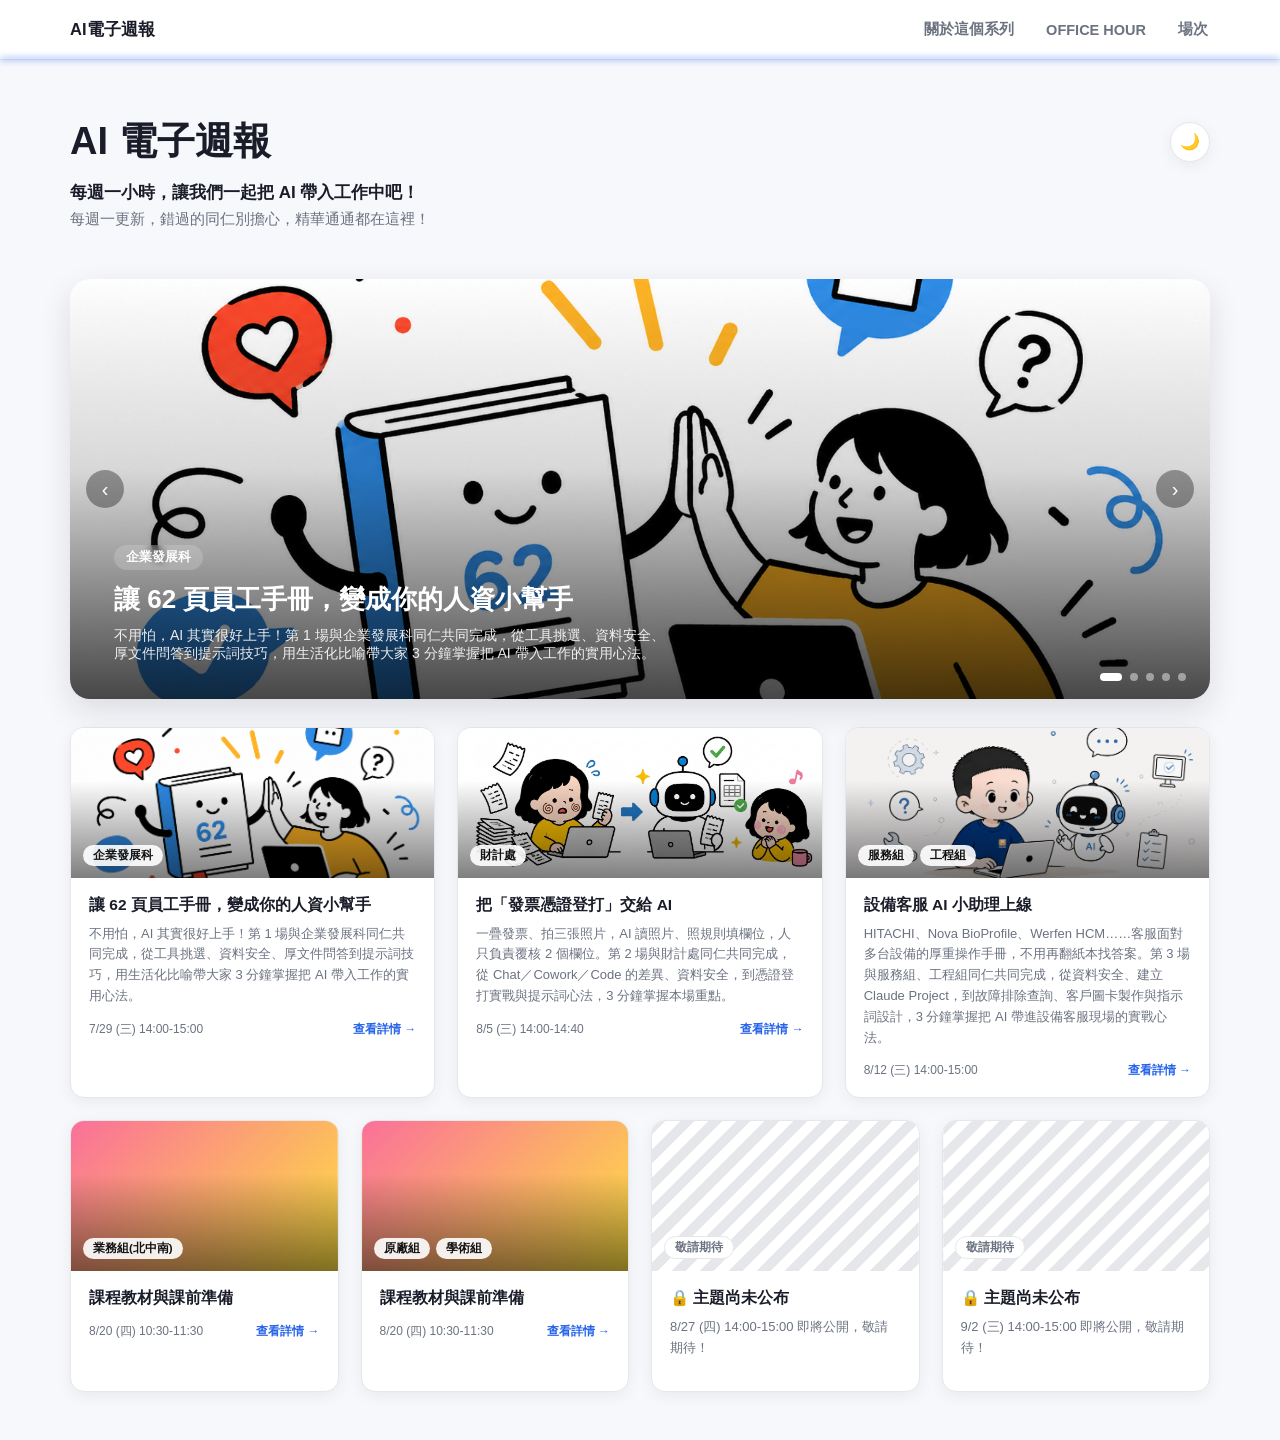
<file: index.html>
<!DOCTYPE html>
<html lang="zh-Hant">
<head>
<meta charset="UTF-8">
<meta name="viewport" content="width=device-width, initial-scale=1.0">
<meta name="robots" content="noindex, nofollow">
<title>AI 電子週報</title>
<link rel="stylesheet" href="css/style.css">
</head>
<body>

<header class="site-header">
  <div class="site-header-inner">
    <a href="index.html" class="site-logo">AI電子週報</a>
    <nav class="site-nav">
      <button type="button" class="nav-link" data-modal="about">關於這個系列</button>
      <button type="button" class="nav-link" data-modal="officehour">OFFICE HOUR</button>
      <button type="button" class="nav-link" data-modal="sessions">場次</button>
    </nav>
  </div>
</header>

<div class="modal-overlay" id="modalOverlay">
  <div class="modal" id="modalBox" role="dialog" aria-modal="true">
    <button type="button" class="modal-close" id="modalClose" aria-label="關閉">✕</button>
    <div class="modal-body" id="modalBody"></div>
  </div>
</div>

<main>
  <section class="hero">
    <div class="hero-text">
      <div class="hero-header">
        <h1>AI 電子週報</h1>
        <button class="theme-toggle" id="themeToggle" aria-label="切換深色模式">🌙</button>
      </div>
      <p class="hero-lead">每週一小時，讓我們一起把 AI 帶入工作中吧！</p>
      <p class="hero-sub">每週一更新，錯過的同仁別擔心，精華通通都在這裡！</p>
    </div>
  </section>

  <section class="featured-section">
    <div class="featured-hero" id="featuredHero">
      <!-- 最大區塊：輪播（僅已發佈主題），由 JS 注入 -->
      <div class="hero-track" id="heroTrack"></div>
      <button class="hero-nav prev" id="heroPrev" aria-label="上一則" hidden>‹</button>
      <button class="hero-nav next" id="heroNext" aria-label="下一則" hidden>›</button>
      <div class="hero-dots" id="heroDots"></div>
    </div>

    <div class="topics-grid featured-grid-top" id="featuredGridTop">
      <!-- 前 3 筆主題（依日期排序），由 JS 注入 -->
    </div>
    <div class="topics-grid featured-grid-bottom" id="featuredGridBottom">
      <!-- 第 4 筆之後的主題，4 欄網格，由 JS 注入 -->
    </div>
  </section>
</main>

<script src="js/topics.js"></script>
<script src="js/header.js"></script>
<script src="js/script.js"></script>
<script data-goatcounter="https://beam-ai-newsletter.goatcounter.com/count" async src="//gc.zgo.at/count.js"></script>
</body>
</html>
</file>
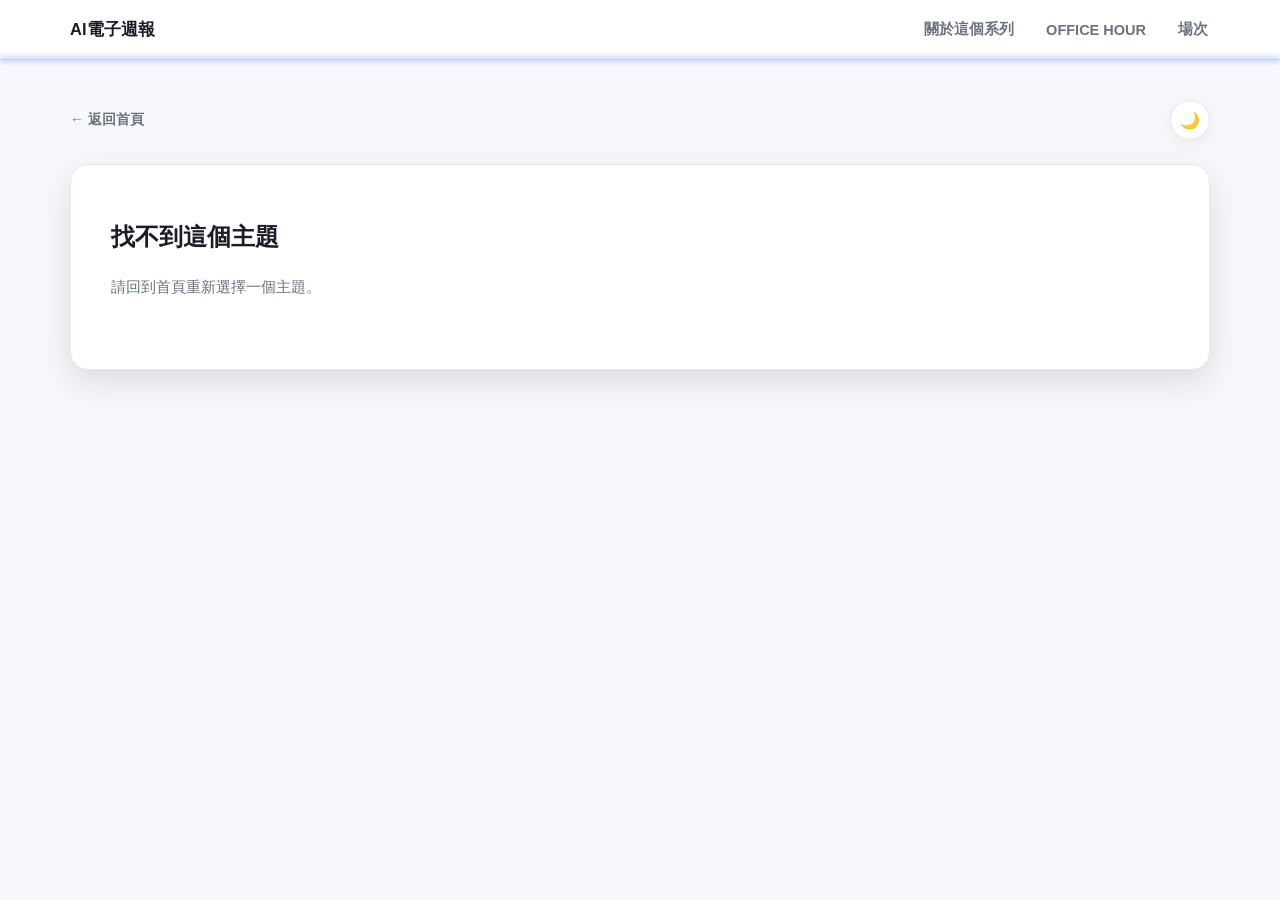
<file: topic.html>
<!DOCTYPE html>
<html lang="zh-Hant">
<head>
<meta charset="UTF-8">
<meta name="viewport" content="width=device-width, initial-scale=1.0">
<meta name="robots" content="noindex, nofollow">
<title>主題詳情</title>
<link rel="stylesheet" href="css/style.css">
</head>
<body>

<header class="site-header">
  <div class="site-header-inner">
    <a href="index.html" class="site-logo">AI電子週報</a>
    <nav class="site-nav">
      <button type="button" class="nav-link" data-modal="about">關於這個系列</button>
      <button type="button" class="nav-link" data-modal="officehour">OFFICE HOUR</button>
      <button type="button" class="nav-link" data-modal="sessions">場次</button>
    </nav>
  </div>
</header>

<div class="modal-overlay" id="modalOverlay">
  <div class="modal" id="modalBox" role="dialog" aria-modal="true">
    <button type="button" class="modal-close" id="modalClose" aria-label="關閉">✕</button>
    <div class="modal-body" id="modalBody"></div>
  </div>
</div>

<main class="topic-page">
  <div class="topic-page-header">
    <a href="index.html" class="back-link">← 返回首頁</a>
    <button class="theme-toggle" id="themeToggle" aria-label="切換深色模式">🌙</button>
  </div>

  <article class="detail-card" id="topicDetail">
    <!-- 由 JS 注入 -->
  </article>
</main>

<script src="js/topics.js"></script>
<script src="js/header.js"></script>
<script src="js/topic-detail.js"></script>
<script data-goatcounter="https://beam-ai-newsletter.goatcounter.com/count" async src="//gc.zgo.at/count.js"></script>
</body>
</html>
</file>
<file: css/style.css>
:root {
  --bg: #f7f8fb;
  --surface: #ffffff;
  --text: #1a1d29;
  --text-muted: #6b7280;
  --border: #e5e7eb;
  --primary: #2563eb;
  --primary-dark: #1d4ed8;
  --shadow: 0 4px 16px rgba(17, 24, 39, 0.06);
  --shadow-lg: 0 12px 32px rgba(17, 24, 39, 0.12);
  --radius: 14px;
}

@media (prefers-color-scheme: dark) {
  :root {
    --bg: #12141c;
    --surface: #1b1e29;
    --text: #eef0f5;
    --text-muted: #9aa0ae;
    --border: #2a2e3b;
    --shadow: 0 4px 16px rgba(0, 0, 0, 0.3);
    --shadow-lg: 0 16px 40px rgba(0, 0, 0, 0.45);
  }
}

:root[data-theme="dark"] {
  --bg: #12141c;
  --surface: #1b1e29;
  --text: #eef0f5;
  --text-muted: #9aa0ae;
  --border: #2a2e3b;
  --shadow: 0 4px 16px rgba(0, 0, 0, 0.3);
  --shadow-lg: 0 16px 40px rgba(0, 0, 0, 0.45);
}

:root[data-theme="light"] {
  --bg: #f7f8fb;
  --surface: #ffffff;
  --text: #1a1d29;
  --text-muted: #6b7280;
  --border: #e5e7eb;
  --shadow: 0 4px 16px rgba(17, 24, 39, 0.06);
  --shadow-lg: 0 12px 32px rgba(17, 24, 39, 0.12);
}

* { box-sizing: border-box; }

html { scroll-behavior: smooth; }

body {
  margin: 0;
  font-family: -apple-system, BlinkMacSystemFont, "PingFang TC", "Microsoft JhengHei", "Segoe UI", sans-serif;
  background: var(--bg);
  color: var(--text);
  transition: background 0.25s ease, color 0.25s ease;
}

a { color: inherit; text-decoration: none; }
ul { margin: 0; padding: 0; list-style: none; }
button { font-family: inherit; cursor: pointer; }

/* ---------- Site header ---------- */
.site-header {
  position: sticky;
  top: 0;
  z-index: 40;
  background: var(--surface);
  border-bottom: 1px solid var(--border);
  overflow: visible;
}

.site-header::after {
  content: "";
  position: absolute;
  left: 0;
  right: 0;
  bottom: -1px;
  height: 2px;
  background: var(--primary);
  filter: blur(3px);
  opacity: 0.75;
  pointer-events: none;
}

.site-header-inner {
  max-width: 1180px;
  margin: 0 auto;
  padding: 14px 20px;
  display: flex;
  align-items: center;
  justify-content: space-between;
  gap: 16px;
}

.site-logo {
  display: flex;
  align-items: center;
  gap: 8px;
  font-size: 16.5px;
  font-weight: 800;
  flex-shrink: 0;
}

.site-nav {
  display: flex;
  align-items: center;
  gap: 28px;
  overflow-x: auto;
}

.nav-link {
  border: none;
  background: none;
  padding: 6px 2px;
  font-size: 14.5px;
  font-weight: 600;
  color: var(--text-muted);
  white-space: nowrap;
  transition: color 0.2s ease;
}

.nav-link:hover { color: var(--primary); }

/* ---------- Modal（關於這個系列 / OFFICE HOUR / 場次） ---------- */
.modal-overlay {
  position: fixed;
  inset: 0;
  z-index: 100;
  background: rgba(15, 17, 26, 0.55);
  display: flex;
  align-items: center;
  justify-content: center;
  padding: 24px;
  opacity: 0;
  visibility: hidden;
  transition: opacity 0.2s ease;
}

.modal-overlay.is-open {
  opacity: 1;
  visibility: visible;
}

.modal {
  position: relative;
  width: 100%;
  max-width: 720px;
  max-height: 85vh;
  overflow-y: auto;
  background: var(--surface);
  border-radius: 18px;
  box-shadow: var(--shadow-lg);
  padding: 30px 32px 34px;
  transform: translateY(14px);
  transition: transform 0.2s ease;
}

.modal-overlay.is-open .modal { transform: translateY(0); }

.modal-close {
  position: absolute;
  top: 16px;
  right: 16px;
  width: 32px;
  height: 32px;
  border: none;
  border-radius: 50%;
  background: var(--bg);
  color: var(--text-muted);
  font-size: 14px;
}

.modal-close:hover { color: var(--text); }

.modal-body h2 {
  font-size: 19px;
  margin: 0 0 18px;
  padding-right: 32px;
}

.modal-text p {
  font-size: 14px;
  line-height: 1.85;
  color: var(--text-muted);
  margin: 0 0 12px;
}

.modal-plain-list {
  margin: 8px 0 0;
  padding-left: 18px;
  list-style: disc;
}

.modal-plain-list li {
  font-size: 13.5px;
  color: var(--text-muted);
  line-height: 1.8;
}

.modal-table-wrap { overflow-x: auto; }

.modal-table {
  width: 100%;
  border-collapse: collapse;
  font-size: 13px;
}

.modal-table th,
.modal-table td {
  padding: 10px 12px;
  border-bottom: 1px solid var(--border);
  text-align: left;
  vertical-align: top;
}

.modal-table th {
  font-size: 12px;
  font-weight: 700;
  color: var(--text-muted);
  white-space: nowrap;
}

.modal-table tbody tr:last-child td { border-bottom: none; }

.modal-table td.nowrap { white-space: nowrap; }

.modal-table ul {
  margin: 0;
  padding-left: 16px;
  list-style: disc;
}

.modal-table li {
  margin-bottom: 4px;
  line-height: 1.6;
}

.modal-note {
  font-size: 12px;
  color: var(--text-muted);
  margin: 14px 0 0;
}

/* ---------- Hero ---------- */
.hero {
  max-width: 1180px;
  margin: 0 auto;
  padding: 56px 20px 28px;
}

.hero-header {
  display: flex;
  align-items: center;
  justify-content: space-between;
  gap: 16px;
  margin: 0 0 14px;
}

.hero-text h1 {
  font-size: 38px;
  margin: 0;
  font-weight: 800;
}

.theme-toggle {
  flex-shrink: 0;
  border: 1px solid var(--border);
  background: var(--surface);
  border-radius: 50%;
  width: 40px;
  height: 40px;
  display: flex;
  align-items: center;
  justify-content: center;
  font-size: 16px;
  box-shadow: var(--shadow);
}

.theme-toggle:hover { border-color: var(--primary); }

.hero-lead {
  font-size: 17px;
  font-weight: 600;
  margin: 0 0 6px;
}

.hero-sub {
  color: var(--text-muted);
  margin: 0 0 22px;
  font-size: 14.5px;
}

/* ---------- Featured layout（1 大區塊 + 3x2 網格） ---------- */
.featured-section {
  max-width: 1180px;
  margin: 0 auto;
  padding: 0 20px 48px;
}

.featured-hero {
  position: relative;
  border-radius: 20px;
  overflow: hidden;
  box-shadow: var(--shadow-lg);
  height: 420px;
  margin-bottom: 28px;
}

.hero-track {
  display: flex;
  height: 100%;
  transition: transform 0.45s ease;
}

.hero-slide {
  position: relative;
  flex: 0 0 100%;
  min-width: 100%;
  height: 100%;
  display: flex;
  align-items: flex-end;
  cursor: pointer;
  background-size: cover;
  background-position: center;
  text-decoration: none;
}

.hero-slide::after {
  content: "";
  position: absolute;
  inset: 0;
  background: linear-gradient(0deg, rgba(0,0,0,.72) 0%, rgba(0,0,0,.15) 55%, rgba(0,0,0,0) 100%);
}

.hero-slide.is-locked-slide {
  cursor: default;
  background-image: repeating-linear-gradient(
    135deg, var(--border), var(--border) 14px, var(--surface) 14px, var(--surface) 28px
  ) !important;
}

.hero-slide.is-locked-slide::after { background: none; }
.hero-slide.is-locked-slide .slide-content { color: var(--text-muted); }
.hero-slide.is-locked-slide .slide-tag { background: var(--surface); color: var(--text-muted); }

.hero-nav {
  position: absolute;
  top: 50%;
  z-index: 2;
  transform: translateY(-50%);
  width: 38px;
  height: 38px;
  border: none;
  border-radius: 50%;
  background: rgba(0,0,0,.35);
  color: #fff;
  font-size: 20px;
  line-height: 1;
  cursor: pointer;
  display: flex;
  align-items: center;
  justify-content: center;
  transition: background 0.2s ease;
}

.hero-nav:hover { background: rgba(0,0,0,.55); }
.hero-nav[hidden] { display: none; }
.hero-nav.prev { left: 16px; }
.hero-nav.next { right: 16px; }

.hero-dots {
  position: absolute;
  z-index: 2;
  bottom: 18px;
  right: 24px;
  display: flex;
  gap: 8px;
}

.hero-dot {
  width: 8px;
  height: 8px;
  border-radius: 999px;
  background: rgba(255,255,255,.45);
  cursor: pointer;
  transition: width 0.2s ease, background 0.2s ease;
}

.hero-dot.active {
  width: 22px;
  background: #fff;
}

.slide-content {
  position: relative;
  z-index: 1;
  padding: 36px 44px;
  color: #fff;
  max-width: 640px;
}

.tag-group {
  display: flex;
  flex-wrap: wrap;
  gap: 6px;
}

.slide-content .tag-group {
  margin-bottom: 12px;
}

.slide-tag {
  display: inline-block;
  background: rgba(255,255,255,0.18);
  backdrop-filter: blur(4px);
  padding: 4px 12px;
  border-radius: 999px;
  font-size: 12.5px;
  font-weight: 600;
}

.slide-content h3 {
  font-size: 26px;
  margin: 0 0 10px;
  font-weight: 800;
}

.slide-content p {
  font-size: 14px;
  opacity: 0.9;
  margin: 0;
}

/* ---------- Topic cards ---------- */
.topics-grid {
  display: grid;
  grid-template-columns: repeat(3, 1fr);
  gap: 22px;
}

/* 固定兩段式排版：前 3 筆一列，第 4 筆之後用 4 欄網格往下排 */
.featured-grid-top {
  grid-template-columns: repeat(3, 1fr);
  margin-bottom: 22px;
}

.featured-grid-bottom {
  grid-template-columns: repeat(4, 1fr);
}

.featured-grid-bottom.is-empty {
  display: none;
}

.topic-card {
  background: var(--surface);
  border: 1px solid var(--border);
  border-radius: var(--radius);
  overflow: hidden;
  box-shadow: var(--shadow);
  cursor: pointer;
  transition: transform 0.2s ease, box-shadow 0.2s ease;
}

.topic-card:hover {
  transform: translateY(-4px);
  box-shadow: var(--shadow-lg);
}

.topic-card.is-locked {
  cursor: default;
}

.topic-card.is-locked:hover {
  transform: none;
  box-shadow: var(--shadow);
}

.topic-thumb {
  height: 150px;
  background-size: cover;
  background-position: center;
  display: flex;
  align-items: flex-end;
  padding: 12px;
  position: relative;
}

.topic-thumb::after {
  content: "";
  position: absolute;
  inset: 0;
  background: linear-gradient(0deg, rgba(0,0,0,.5), rgba(0,0,0,0) 65%);
}

.topic-thumb.is-locked-thumb {
  background-image: repeating-linear-gradient(
    135deg, var(--border), var(--border) 10px, var(--surface) 10px, var(--surface) 20px
  );
}

.topic-thumb.is-locked-thumb::after { background: none; }

.topic-thumb.is-locked-thumb .tag {
  background: var(--surface);
  color: var(--text-muted);
  border: 1px solid var(--border);
}

.topic-thumb .tag-group {
  position: relative;
  z-index: 1;
}

.topic-thumb .tag {
  background: rgba(255,255,255,0.9);
  color: #111;
  font-size: 11.5px;
  font-weight: 700;
  padding: 3px 10px;
  border-radius: 999px;
}

.topic-body {
  padding: 16px 18px 18px;
}

.topic-body h3 {
  font-size: 15.5px;
  margin: 0 0 8px;
  line-height: 1.4;
}

.topic-body p {
  font-size: 13px;
  color: var(--text-muted);
  margin: 0 0 14px;
  line-height: 1.6;
}

.topic-meta {
  display: flex;
  justify-content: space-between;
  align-items: center;
  font-size: 12px;
  color: var(--text-muted);
}

.topic-meta .read-more {
  color: var(--primary);
  font-weight: 700;
}

/* ---------- Topic detail page（topic.html） ---------- */
.topic-page {
  max-width: 1180px;
  margin: 0 auto;
  padding: 40px 20px 60px;
}

.topic-page-header {
  display: flex;
  align-items: center;
  justify-content: space-between;
  gap: 16px;
  margin-bottom: 24px;
}

.back-link {
  font-size: 14px;
  font-weight: 600;
  color: var(--text-muted);
}

.back-link:hover { color: var(--primary); }

.detail-card {
  background: var(--surface);
  border: 1px solid var(--border);
  border-radius: 18px;
  box-shadow: var(--shadow-lg);
}

.detail-accent {
  height: 6px;
  background-size: cover;
  border-radius: 18px 18px 0 0;
}

.detail-card-inner {
  padding: 36px 40px 48px;
}

/* ---- 標題列：標籤/標題 + 簡報連結 ---- */
.detail-top {
  display: flex;
  align-items: flex-start;
  justify-content: space-between;
  gap: 24px;
  padding-bottom: 28px;
  margin-bottom: 32px;
  border-bottom: 1px solid var(--border);
}

.detail-top-main {
  flex: 1;
  min-width: 0;
}

.detail-top-main .tag-group {
  margin-bottom: 12px;
}

.detail-tag {
  display: inline-block;
  background: rgba(37, 99, 235, 0.12);
  color: var(--primary);
  font-size: 12px;
  font-weight: 700;
  padding: 3px 11px;
  border-radius: 999px;
}

.detail-top-main h1 {
  font-size: 27px;
  line-height: 1.45;
  margin: 0;
}

.detail-top-links {
  display: flex;
  gap: 10px;
  flex-shrink: 0;
  padding-top: 2px;
}

.detail-link {
  display: flex;
  align-items: center;
  justify-content: center;
  padding: 10px 20px;
  border-radius: 10px;
  border: 1px solid var(--border);
  font-size: 13.5px;
  font-weight: 600;
  background: var(--bg);
  white-space: nowrap;
}

.detail-link:hover {
  border-color: var(--primary);
  color: var(--primary);
}

/* ---- 兩欄：左側 Table of contents + 右側內容 ---- */
.detail-columns {
  display: grid;
  grid-template-columns: 240px 1fr;
  gap: 48px;
}

.detail-toc {
  position: sticky;
  top: 88px;
  max-height: calc(100vh - 108px);
  overflow-y: auto;
}

.detail-main { min-width: 0; }

.toc-label {
  display: flex;
  align-items: center;
  gap: 8px;
  font-size: 15px;
  font-weight: 700;
  margin: 0 0 14px;
}

.toc-label::before {
  content: "";
  width: 4px;
  height: 16px;
  border-radius: 2px;
  background: var(--primary);
}

.toc-nav {
  display: flex;
  flex-direction: column;
  gap: 2px;
}

.toc-link {
  display: block;
  padding: 8px 12px;
  border-radius: 8px;
  font-size: 13.5px;
  line-height: 1.6;
  color: var(--text-muted);
}

.toc-link:hover {
  color: var(--text);
  background: var(--bg);
}

.toc-link.active {
  background: var(--bg);
  color: var(--text);
  font-weight: 700;
}

.detail-cover-image {
  display: block;
  width: 100%;
  aspect-ratio: 3 / 2;
  object-fit: cover;
  border-radius: 12px;
  border: 1px solid var(--border);
  margin-bottom: 32px;
}

.detail-desc {
  color: var(--text-muted);
  font-size: 15px;
  line-height: 1.9;
  margin: 0 0 20px;
}

.detail-main section {
  margin-bottom: 36px;
  scroll-margin-top: 96px;
}

.detail-main section:last-child { margin-bottom: 0; }

.detail-main h2 {
  font-size: 19px;
  margin: 0 0 12px;
}

.detail-main section p {
  font-size: 15px;
  line-height: 1.9;
  color: var(--text-muted);
  margin: 0;
  white-space: pre-line;
}

.section-image {
  display: block;
  width: 100%;
  max-width: 100%;
  height: auto;
  border-radius: 12px;
  border: 1px solid var(--border);
  margin-bottom: 18px;
}

.detail-main .plain-list {
  margin: 0;
  padding-left: 20px;
  list-style: disc;
}

.detail-main .plain-list li {
  font-size: 15px;
  line-height: 1.9;
  color: var(--text-muted);
  margin-bottom: 6px;
}

/* ---------- Responsive ---------- */
@media (max-width: 900px) {
  .topics-grid { grid-template-columns: repeat(2, 1fr); }
  .featured-hero { height: 360px; }
  .detail-columns { grid-template-columns: 1fr; gap: 24px; }
  .detail-toc { position: static; order: -1; }
  .toc-nav { flex-direction: row; overflow-x: auto; gap: 8px; }
  .toc-link { white-space: nowrap; }
}

@media (max-width: 720px) {
  .hero-text h1 { font-size: 28px; }
  .featured-hero { height: 300px; }
  .slide-content { padding: 24px; }
  .slide-content h3 { font-size: 20px; }
  .detail-card-inner { padding: 28px 24px 36px; }
}

@media (max-width: 560px) {
  .topics-grid { grid-template-columns: 1fr; }
  .detail-top { flex-direction: column; }
  .detail-top-links { width: 100%; }
  .detail-link { flex: 1; }
  .site-header-inner { flex-wrap: wrap; }
  .site-nav { gap: 18px; }
  .modal { padding: 24px 18px 26px; }
}
</file>
